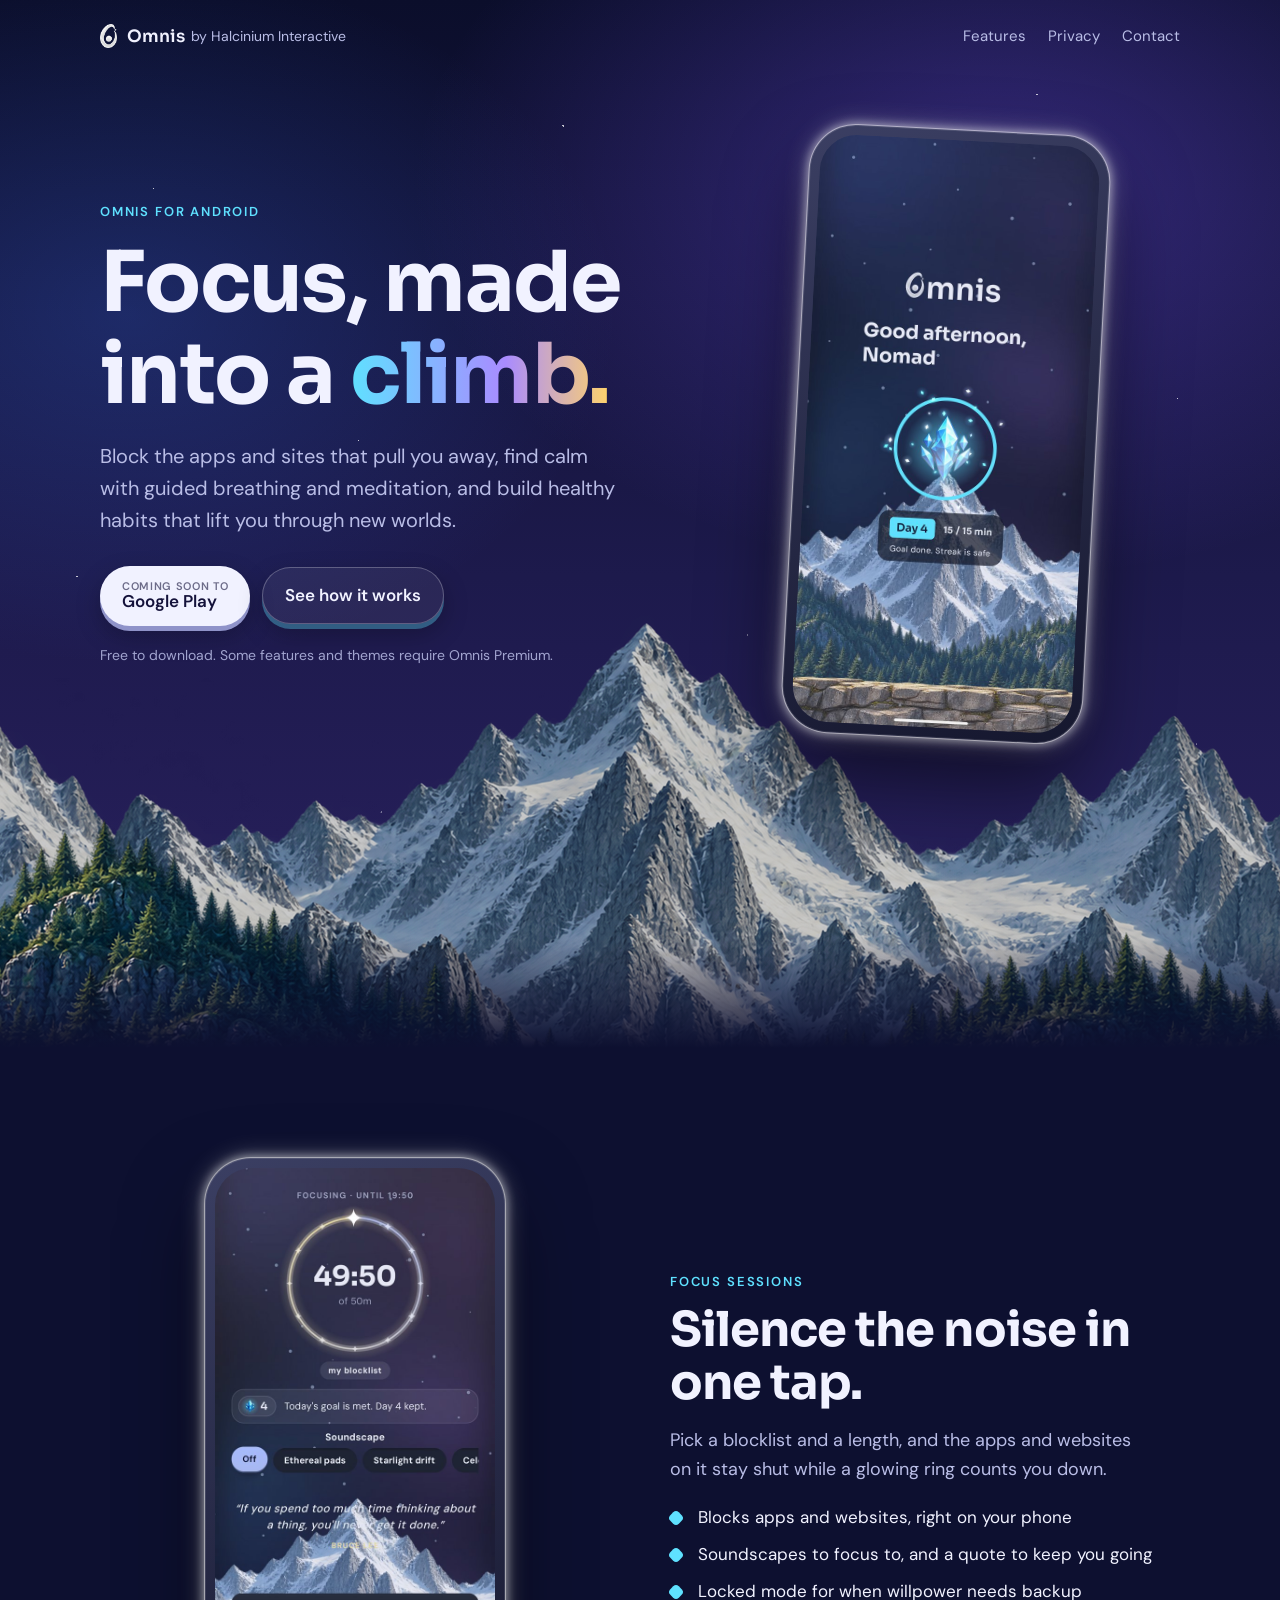
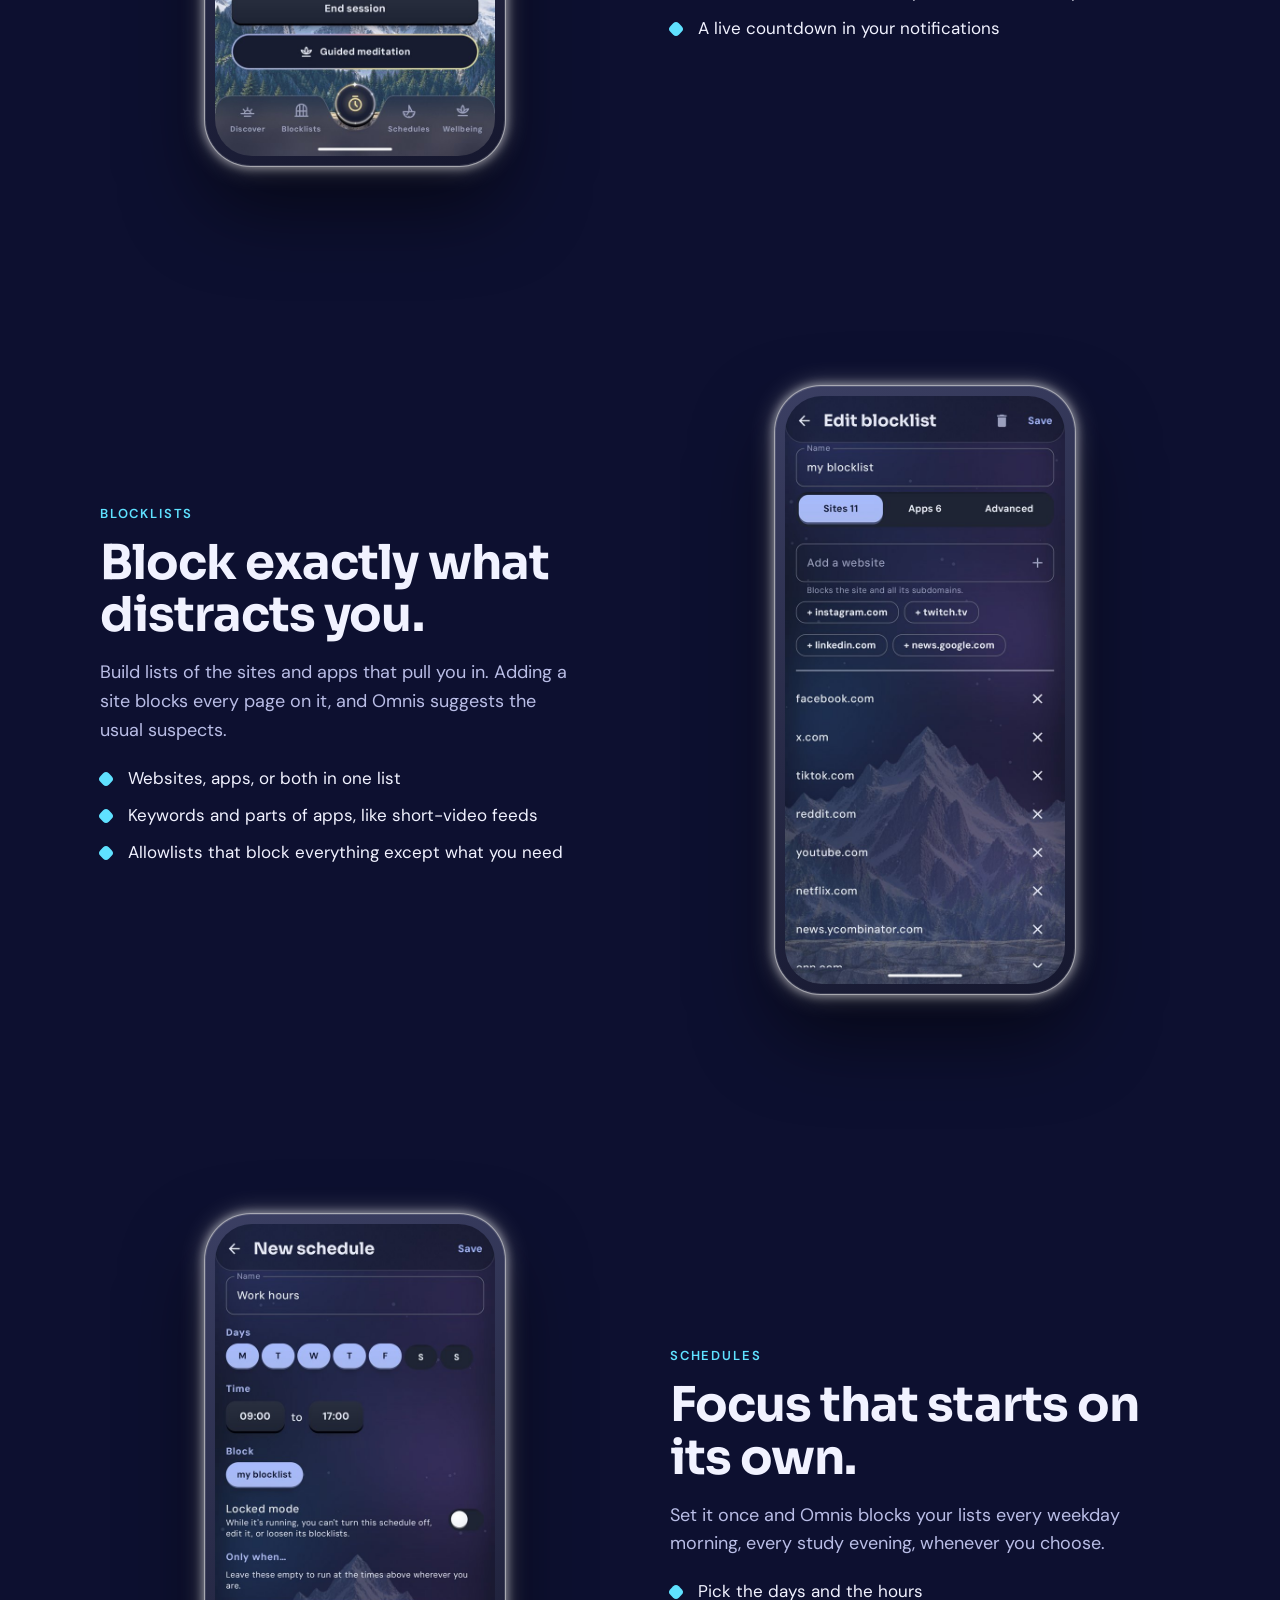
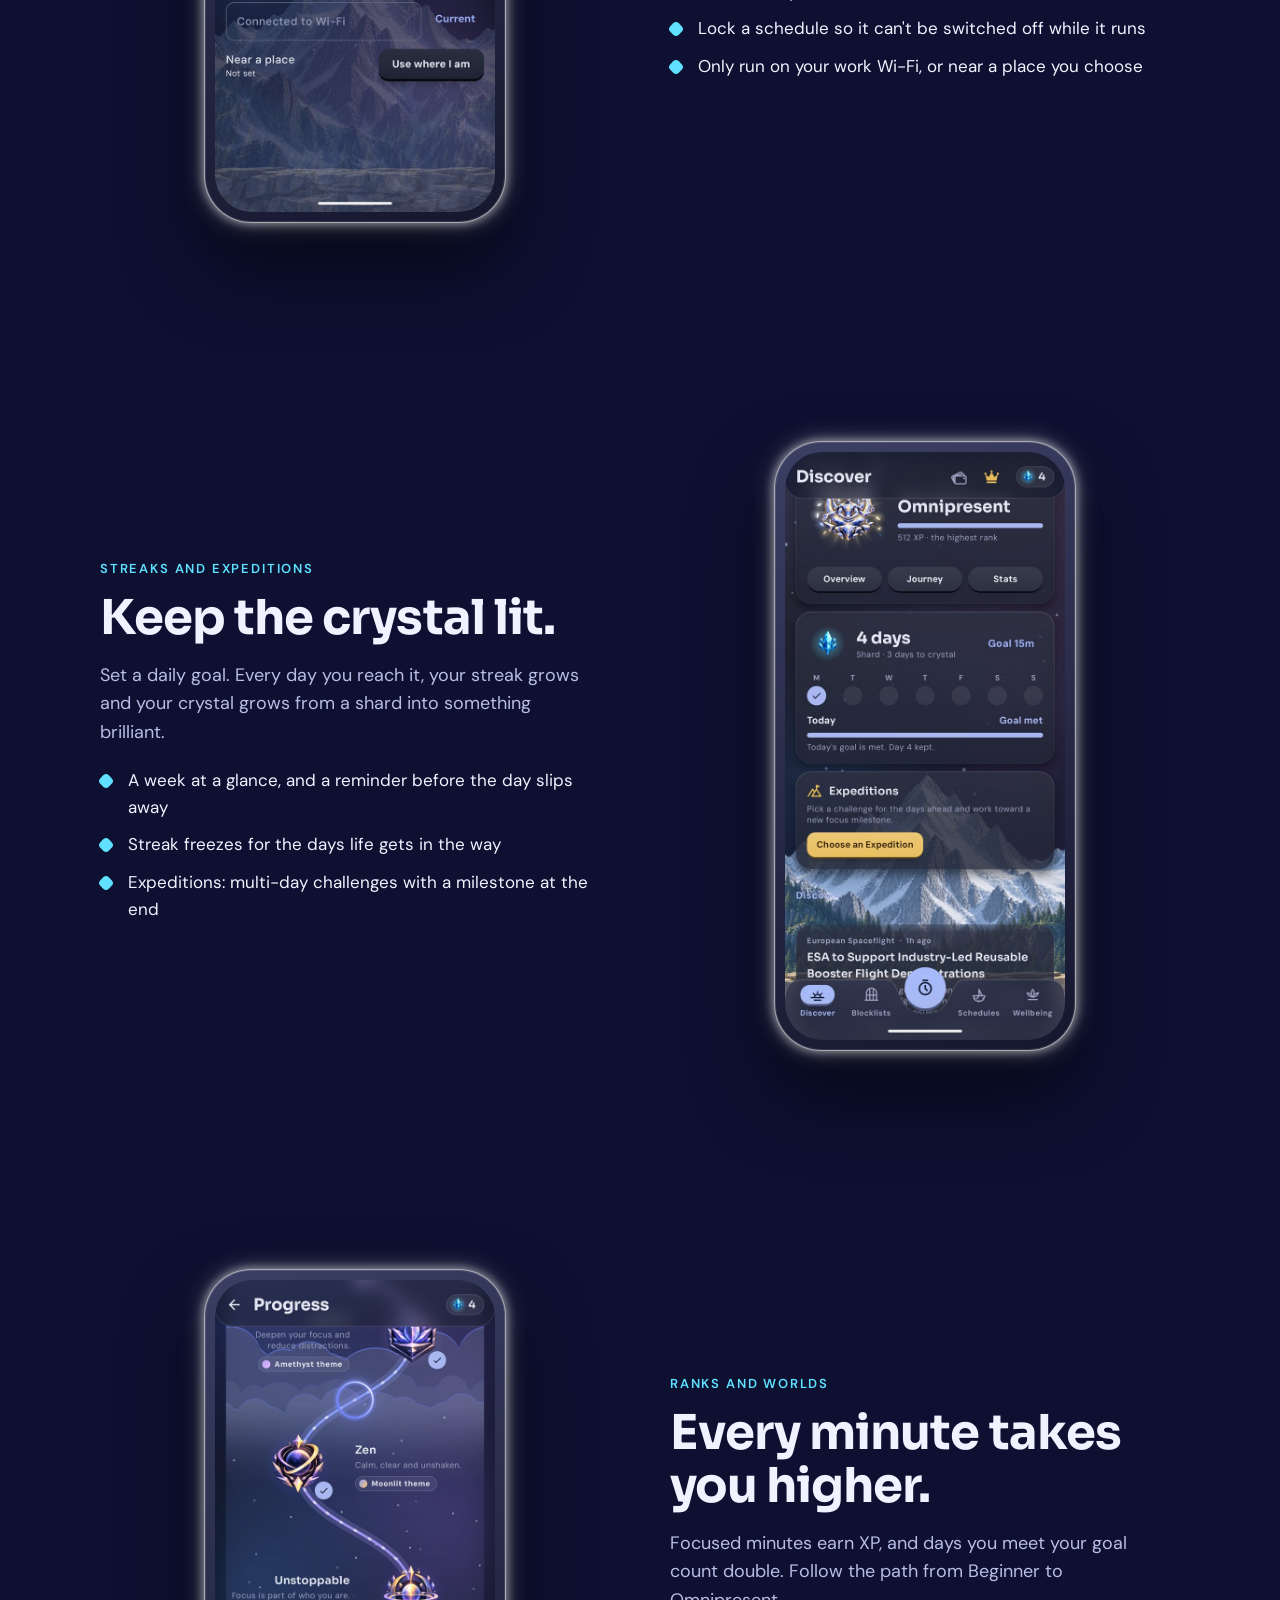
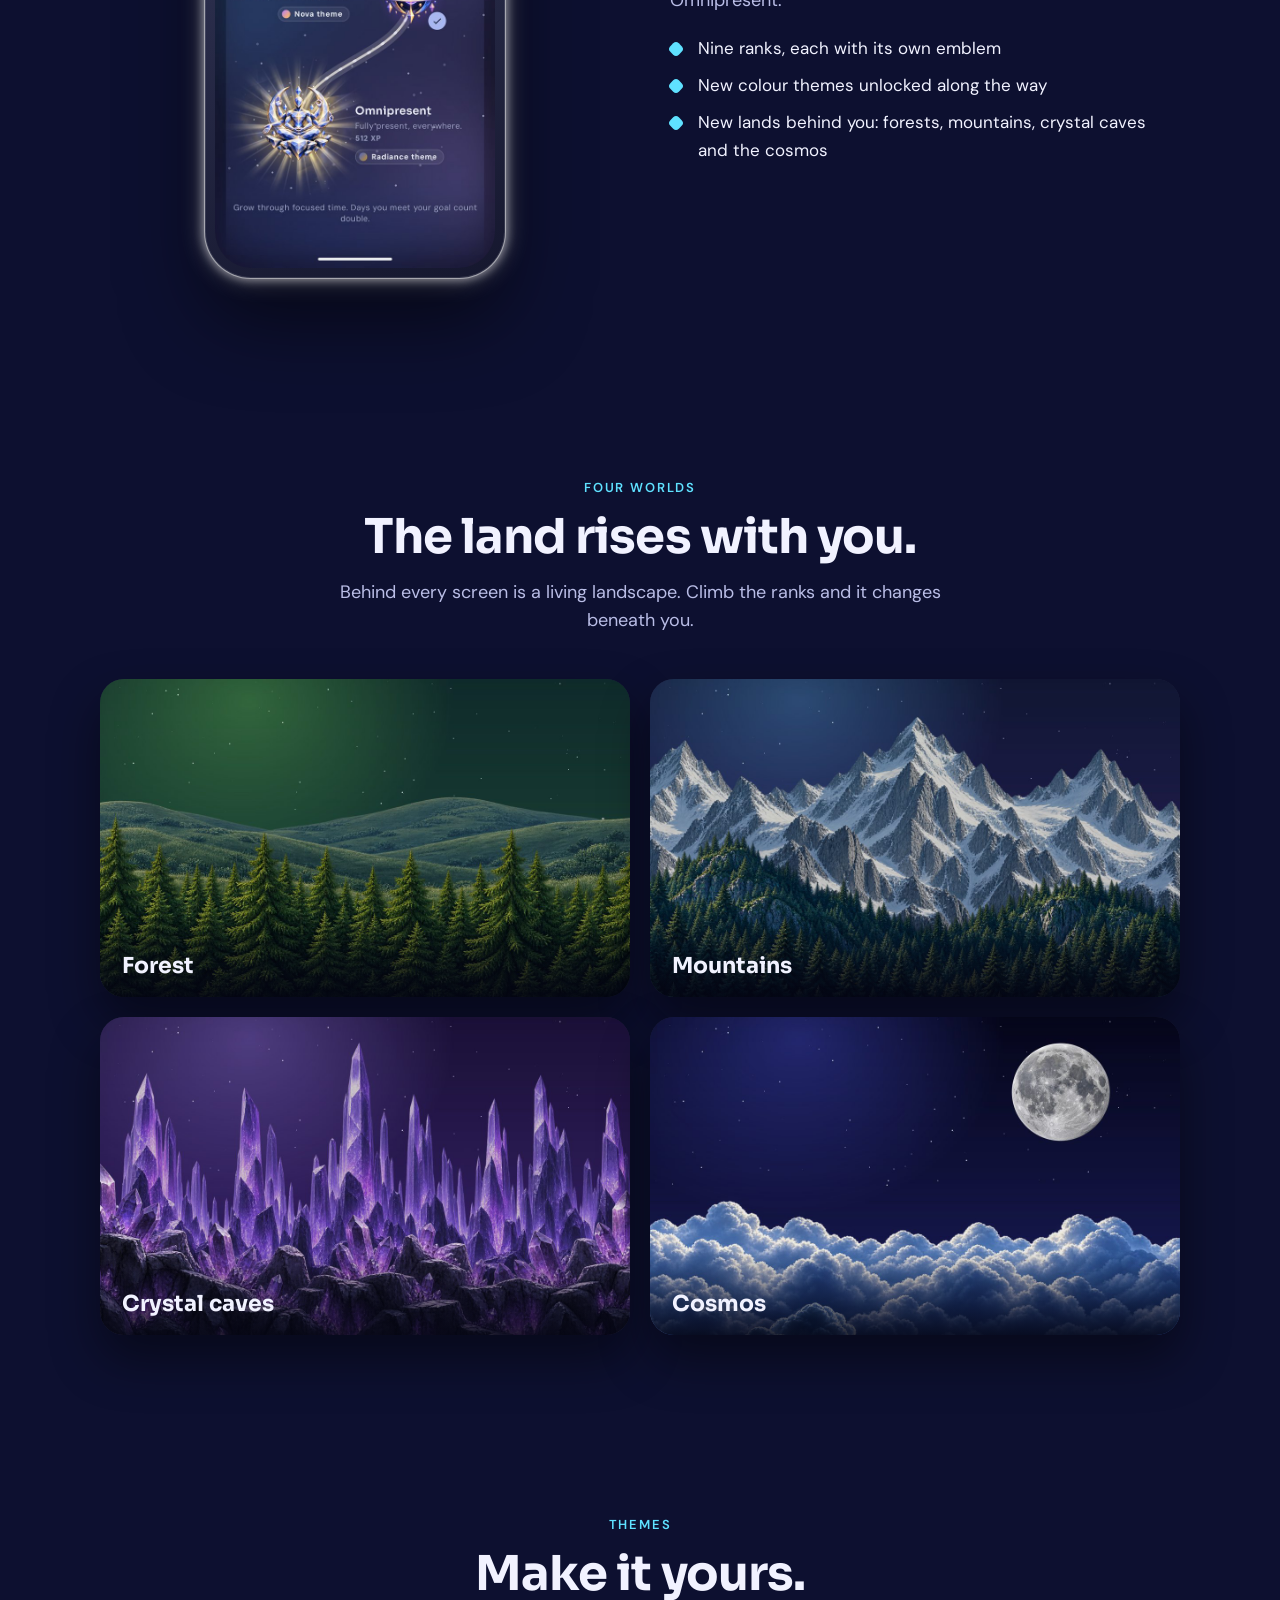
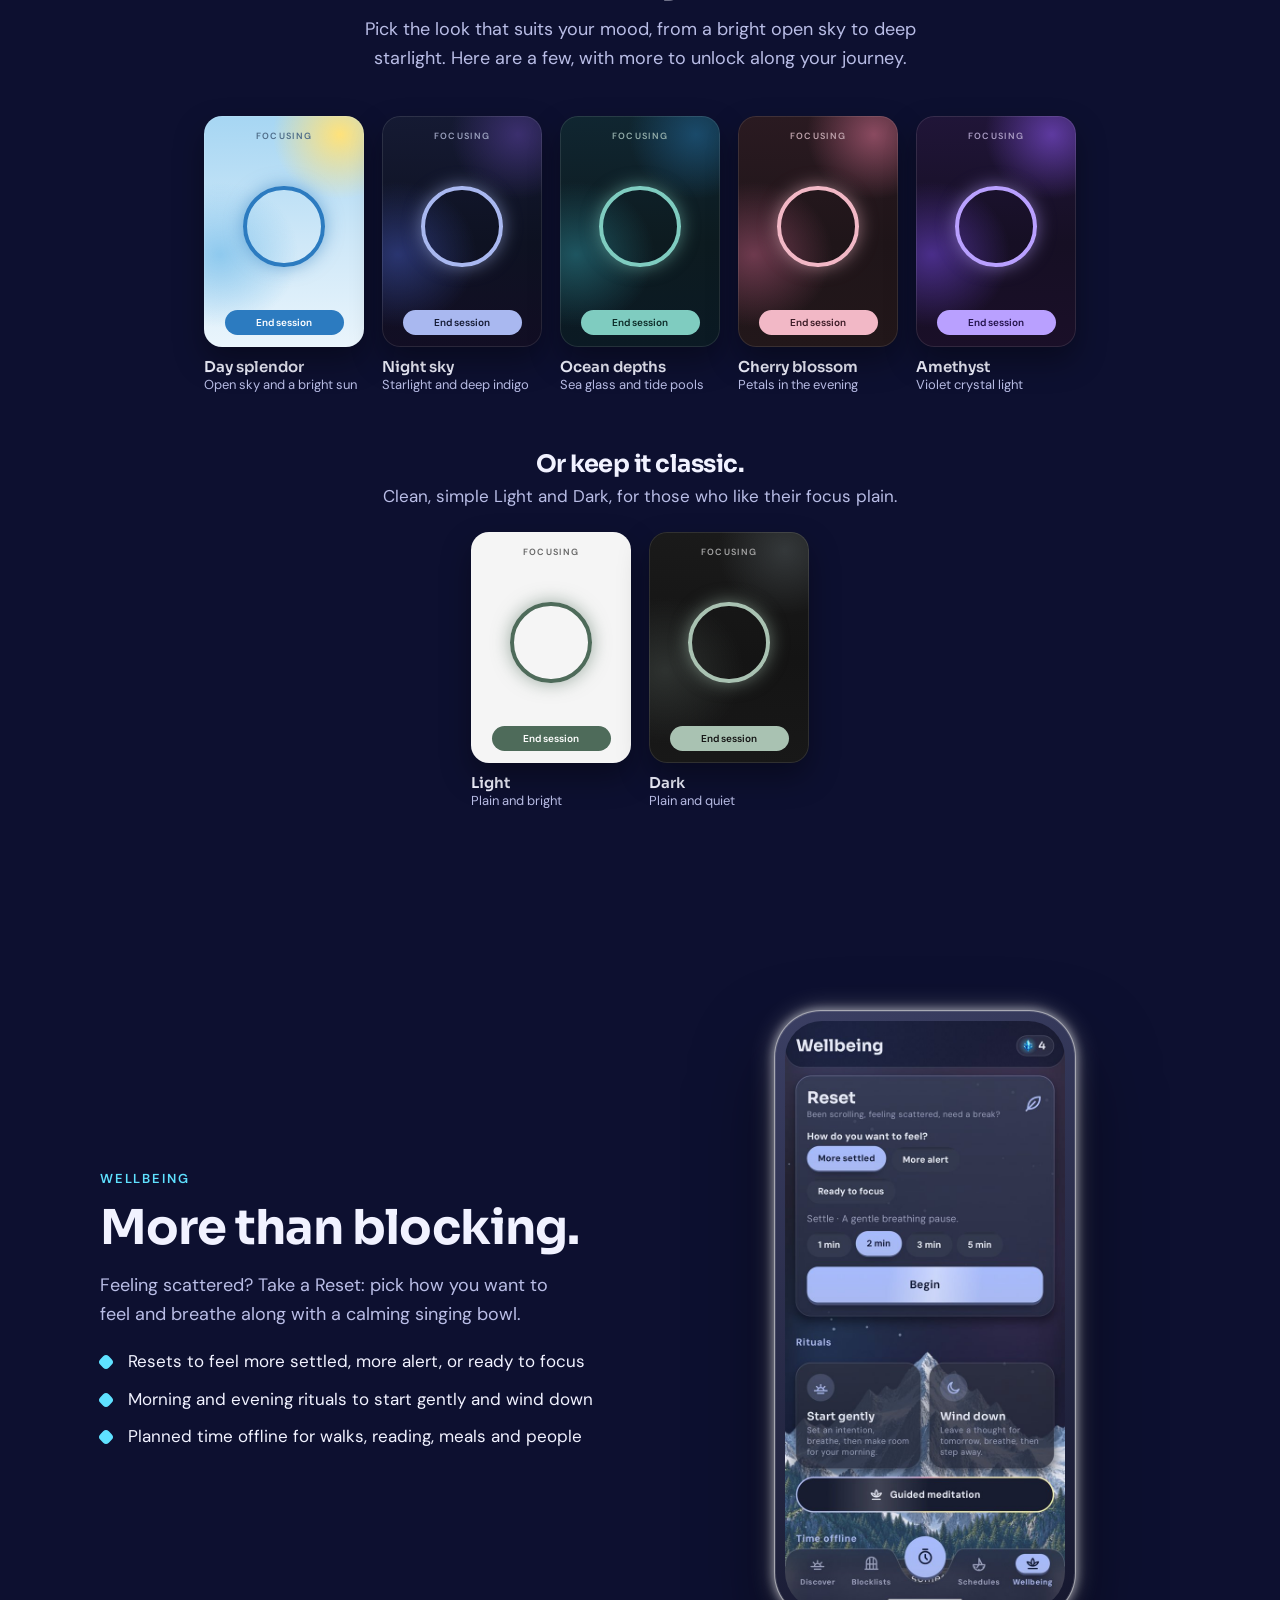
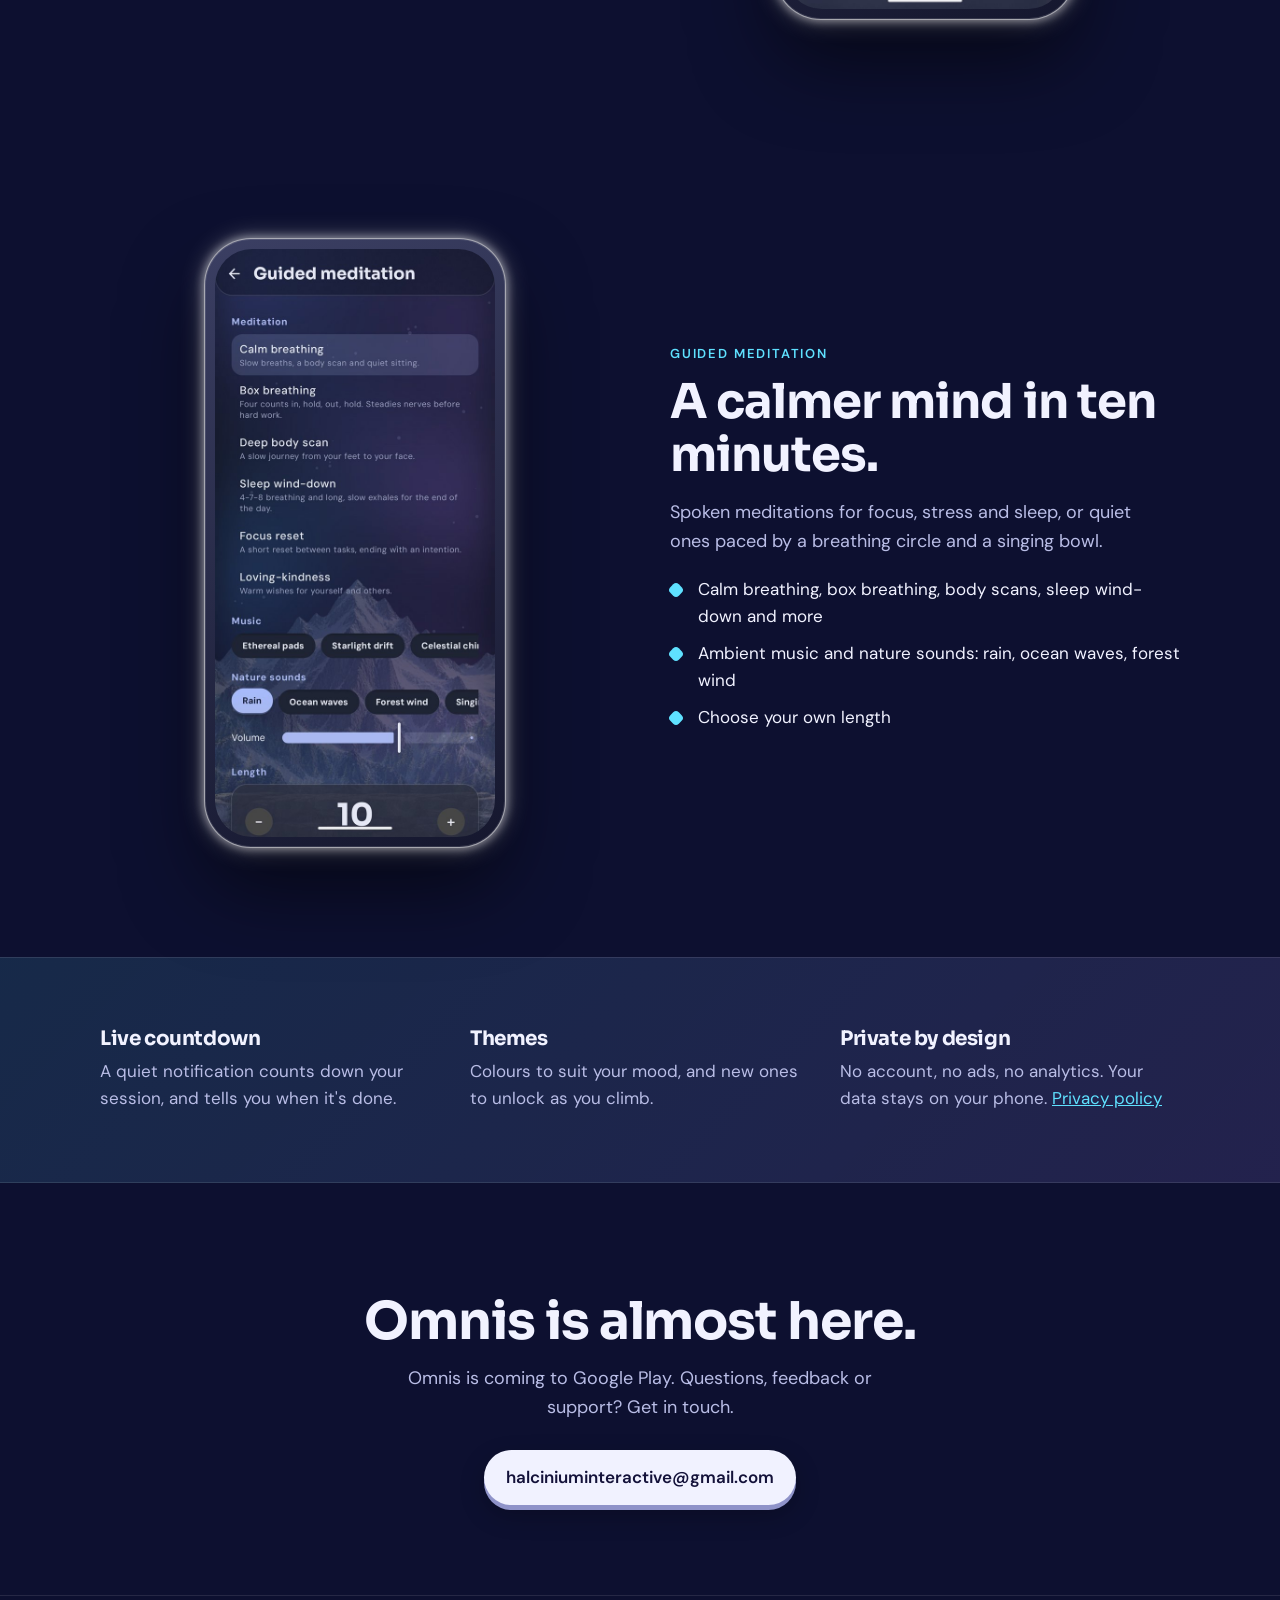
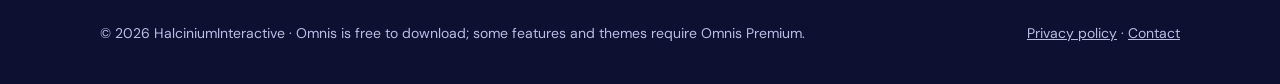
<file: index.html>
<!doctype html>
<html lang="en">
<head>
  <meta charset="utf-8">
  <meta name="viewport" content="width=device-width, initial-scale=1">
  <title>Omnis: focus, made into a climb</title>
  <meta name="description" content="Omnis is a focus and digital wellbeing app for Android by HalciniumInteractive. Block distracting apps and sites, find calm with guided breathing and meditation, and build healthy habits as you climb through new worlds.">
  <meta name="theme-color" content="#0d1030">
  <meta name="color-scheme" content="dark">
  <link rel="canonical" href="https://omnisjourney.com/">
  <link rel="icon" type="image/png" sizes="32x32" href="favicon-32.png">
  <link rel="icon" type="image/png" sizes="192x192" href="icon-192.png">
  <link rel="apple-touch-icon" href="apple-touch-icon.png">
  <meta property="og:type" content="website">
  <meta property="og:site_name" content="Omnis">
  <meta property="og:title" content="Omnis: focus, made into a climb">
  <meta property="og:description" content="Block distracting apps and sites, find calm with guided breathing and meditation, and build healthy habits as you climb through new worlds. A focus and wellbeing app for Android.">
  <meta property="og:url" content="https://omnisjourney.com/">
  <meta property="og:image" content="https://omnisjourney.com/img/og-image.jpg">
  <meta property="og:image:width" content="1200">
  <meta property="og:image:height" content="630">
  <meta property="og:image:alt" content="The Omnis logo over snowy mountains and a pine forest at night">
  <meta name="twitter:card" content="summary_large_image">
  <link rel="preconnect" href="https://fonts.googleapis.com">
  <link rel="preconnect" href="https://fonts.gstatic.com" crossorigin>
  <link href="https://fonts.googleapis.com/css2?family=DM+Sans:wght@400;600&family=Sora:wght@600;700&display=swap" rel="stylesheet">
  <link rel="stylesheet" href="style.css">
</head>
<body>
  <a class="skip" href="#main">Skip to content</a>
  <header class="top">
    <div class="wrap">
      <a class="brand" href="index.html" aria-label="Omnis by Halcinium Interactive, home"><img src="omnis-mark.png" alt="" width="17" height="24">Omnis <span class="by">by Halcinium Interactive</span></a>
      <nav aria-label="Main"><a href="#features">Features</a><a href="privacy.html">Privacy</a><a href="#contact">Contact</a></nav>
    </div>
  </header>

  <main id="main">
    <section class="hero" aria-labelledby="hero-title">
      <div class="stars" aria-hidden="true"></div>
      <div class="wrap hero-grid">
        <div>
          <div class="eyebrow">Omnis for Android</div>
          <h1 id="hero-title">Focus, made into a <span>climb.</span></h1>
          <p class="lead">Block the apps and sites that pull you away, find calm with guided breathing and meditation, and build healthy habits that lift you through new worlds.</p>
          <div class="cta">
            <a class="btn btn-primary" href="#contact" aria-label="Coming soon to Google Play. Get in touch"><span class="stack"><small>Coming soon to</small>Google Play</span></a>
            <a class="btn btn-ghost" href="#features">See how it works</a>
          </div>
          <p class="fineprint">Free to download. Some features and themes require Omnis Premium.</p>
        </div>
        <div class="phone"><img src="img/screen-welcome.jpg" width="600" height="1260" fetchpriority="high" alt="Omnis welcome screen: a glowing streak crystal above snowy mountains, Day 4, goal done"></div>
      </div>
      <div class="land" aria-hidden="true">
        <img class="far" src="img/mountains-far.png" width="1600" height="800" alt="">
        <img class="mid" src="img/mountains-mid.png" width="1600" height="800" alt="">
      </div>
    </section>

    <section class="feature" id="features">
      <div class="wrap feature-grid">
        <div class="phone"><img src="img/screen-active.jpg" width="600" height="1260" alt="A running Omnis session: a glowing ring counting down 49:50 of 50 minutes, with soundscapes and a focus quote" loading="lazy"></div>
        <div>
          <div class="eyebrow">Focus sessions</div>
          <h2>Silence the noise in one tap.</h2>
          <p>Pick a blocklist and a length, and the apps and websites on it stay shut while a glowing ring counts you down.</p>
          <ul class="ticks">
            <li>Blocks apps and websites, right on your phone</li>
            <li>Soundscapes to focus to, and a quote to keep you going</li>
            <li>Locked mode for when willpower needs backup</li>
            <li>A live countdown in your notifications</li>
          </ul>
        </div>
      </div>
    </section>

    <section class="feature">
      <div class="wrap feature-grid flip">
        <div class="phone"><img src="img/screen-blocklist.jpg" width="600" height="1260" alt="Editing a blocklist: sites, apps and advanced options, with suggested sites to add" loading="lazy"></div>
        <div>
          <div class="eyebrow">Blocklists</div>
          <h2>Block exactly what distracts you.</h2>
          <p>Build lists of the sites and apps that pull you in. Adding a site blocks every page on it, and Omnis suggests the usual suspects.</p>
          <ul class="ticks">
            <li>Websites, apps, or both in one list</li>
            <li>Keywords and parts of apps, like short-video feeds</li>
            <li>Allowlists that block everything except what you need</li>
          </ul>
        </div>
      </div>
    </section>

    <section class="feature">
      <div class="wrap feature-grid">
        <div class="phone"><img src="img/screen-schedule.jpg" width="600" height="1260" alt="A new schedule: work hours, Monday to Friday, 09:00 to 17:00" loading="lazy"></div>
        <div>
          <div class="eyebrow">Schedules</div>
          <h2>Focus that starts on its own.</h2>
          <p>Set it once and Omnis blocks your lists every weekday morning, every study evening, whenever you choose.</p>
          <ul class="ticks">
            <li>Pick the days and the hours</li>
            <li>Lock a schedule so it can't be switched off while it runs</li>
            <li>Only run on your work Wi-Fi, or near a place you choose</li>
          </ul>
        </div>
      </div>
    </section>

    <section class="feature">
      <div class="wrap feature-grid flip">
        <div class="phone"><img src="img/screen-streak.jpg" width="600" height="1260" alt="Discover tab: your rank, a 4-day streak with today's goal met, and Expeditions" loading="lazy"></div>
        <div>
          <div class="eyebrow">Streaks and expeditions</div>
          <h2>Keep the crystal lit.</h2>
          <p>Set a daily goal. Every day you reach it, your streak grows and your crystal grows from a shard into something brilliant.</p>
          <ul class="ticks">
            <li>A week at a glance, and a reminder before the day slips away</li>
            <li>Streak freezes for the days life gets in the way</li>
            <li>Expeditions: multi-day challenges with a milestone at the end</li>
          </ul>
        </div>
      </div>
    </section>

    <section class="feature">
      <div class="wrap feature-grid">
        <div class="phone"><img src="img/screen-journey.jpg" width="600" height="1260" alt="The Journey map: a winding path through rank emblems from Zen to Omnipresent" loading="lazy"></div>
        <div>
          <div class="eyebrow">Ranks and worlds</div>
          <h2>Every minute takes you higher.</h2>
          <p>Focused minutes earn XP, and days you meet your goal count double. Follow the path from Beginner to Omnipresent.</p>
          <ul class="ticks">
            <li>Nine ranks, each with its own emblem</li>
            <li>New colour themes unlocked along the way</li>
            <li>New lands behind you: forests, mountains, crystal caves and the cosmos</li>
          </ul>
        </div>
      </div>
    </section>

    <section class="gallery" id="worlds">
      <div class="wrap">
        <div class="gallery-head">
          <div class="eyebrow">Four worlds</div>
          <h2>The land rises with you.</h2>
          <p>Behind every screen is a living landscape. Climb the ranks and it changes beneath you.</p>
        </div>
        <div class="worlds" role="list">
          <figure class="world" role="listitem"><img src="img/world-forest.jpg" width="1200" height="720" alt="Forest: rolling green hills and pine trees under a starry sky" loading="lazy"><figcaption><strong>Forest</strong></figcaption></figure>
          <figure class="world" role="listitem"><img src="img/world-mountains.jpg" width="1200" height="720" alt="Mountains: snowy peaks above a pine forest at night" loading="lazy"><figcaption><strong>Mountains</strong></figcaption></figure>
          <figure class="world" role="listitem"><img src="img/world-crystal.jpg" width="1200" height="720" alt="Crystal caves: towering violet crystals rising from dark rock" loading="lazy"><figcaption><strong>Crystal caves</strong></figcaption></figure>
          <figure class="world" role="listitem"><img src="img/world-cosmos.jpg" width="1200" height="720" alt="Cosmos: a full moon over a sea of clouds" loading="lazy"><figcaption><strong>Cosmos</strong></figcaption></figure>
        </div>
      </div>
    </section>

    <section class="gallery" id="themes">
      <div class="wrap">
        <div class="gallery-head">
          <div class="eyebrow">Themes</div>
          <h2>Make it yours.</h2>
          <p>Pick the look that suits your mood, from a bright open sky to deep starlight. Here are a few, with more to unlock along your journey.</p>
        </div>

        <div class="themes" role="list">
          <div class="theme" role="listitem" style="--g1:#A6D6F3;--g2:#CFE8F8;--g3:#EAF5FC;--glow1:#FFE27A;--glow2:#8EC9EE;--a:#2C7BC0;--on:#FFFFFF;--ink:#12283C;--mut:#4F6D88"><div class="theme-screen" aria-hidden="true"><b>Focusing</b><i></i><em>End session</em></div><strong>Day splendor</strong><span>Open sky and a bright sun</span></div>
          <div class="theme" role="listitem" style="--g1:#151A33;--g2:#0E1222;--g3:#120E24;--glow1:#3B2F6E;--glow2:#2A3570;--a:#A9B8F0;--on:#141A33;--ink:#E6E9F5;--mut:#9AA0BD"><div class="theme-screen" aria-hidden="true"><b>Focusing</b><i></i><em>End session</em></div><strong>Night sky</strong><span>Starlight and deep indigo</span></div>
          <div class="theme" role="listitem" style="--g1:#102631;--g2:#0D1B20;--g3:#0B1A24;--glow1:#1A4A6A;--glow2:#1E5560;--a:#7FCCC0;--on:#0C2A26;--ink:#E2F0EE;--mut:#93ADAA"><div class="theme-screen" aria-hidden="true"><b>Focusing</b><i></i><em>End session</em></div><strong>Ocean depths</strong><span>Sea glass and tide pools</span></div>
          <div class="theme" role="listitem" style="--g1:#2A1A21;--g2:#1F1519;--g3:#22171A;--glow1:#8A4A60;--glow2:#6E3A4E;--a:#F2B8C6;--on:#3A1A24;--ink:#F6E8EC;--mut:#BFA3AC"><div class="theme-screen" aria-hidden="true"><b>Focusing</b><i></i><em>End session</em></div><strong>Cherry blossom</strong><span>Petals in the evening</span></div>
          <div class="theme" role="listitem" style="--g1:#201538;--g2:#160F24;--g3:#1A0F28;--glow1:#5E3AA0;--glow2:#4A2E8A;--a:#B9A0FF;--on:#22124A;--ink:#EEE6FA;--mut:#AA9CC4"><div class="theme-screen" aria-hidden="true"><b>Focusing</b><i></i><em>End session</em></div><strong>Amethyst</strong><span>Violet crystal light</span></div>
        </div>

        <div class="classic-head">
          <h3>Or keep it classic.</h3>
          <p>Clean, simple Light and Dark, for those who like their focus plain.</p>
        </div>
        <div class="themes" role="list">
          <div class="theme" role="listitem" style="--g1:#F5F5F5;--g2:#F5F5F5;--g3:#F5F5F5;--glow1:transparent;--glow2:transparent;--a:#4E6B5A;--on:#FFFFFF;--ink:#1A1A1A;--mut:#666666"><div class="theme-screen" aria-hidden="true"><b>Focusing</b><i></i><em>End session</em></div><strong>Light</strong><span>Plain and bright</span></div>
          <div class="theme" role="listitem" style="--g1:#1A1A1A;--g2:#141414;--g3:#181818;--glow1:#34383A;--glow2:#2E3230;--a:#A9C2B2;--on:#141414;--ink:#EDEDED;--mut:#A3A3A3"><div class="theme-screen" aria-hidden="true"><b>Focusing</b><i></i><em>End session</em></div><strong>Dark</strong><span>Plain and quiet</span></div>
        </div>
      </div>
    </section>

    <section class="feature">
      <div class="wrap feature-grid flip">
        <div class="phone"><img src="img/screen-wellbeing.jpg" width="600" height="1260" alt="Wellbeing tab: a Reset with breathing options, and morning and evening rituals" loading="lazy"></div>
        <div>
          <div class="eyebrow">Wellbeing</div>
          <h2>More than blocking.</h2>
          <p>Feeling scattered? Take a Reset: pick how you want to feel and breathe along with a calming singing bowl.</p>
          <ul class="ticks">
            <li>Resets to feel more settled, more alert, or ready to focus</li>
            <li>Morning and evening rituals to start gently and wind down</li>
            <li>Planned time offline for walks, reading, meals and people</li>
          </ul>
        </div>
      </div>
    </section>

    <section class="feature">
      <div class="wrap feature-grid">
        <div class="phone"><img src="img/screen-meditation.jpg" width="600" height="1260" alt="Guided meditation: six meditations, music and nature sounds" loading="lazy"></div>
        <div>
          <div class="eyebrow">Guided meditation</div>
          <h2>A calmer mind in ten minutes.</h2>
          <p>Spoken meditations for focus, stress and sleep, or quiet ones paced by a breathing circle and a singing bowl.</p>
          <ul class="ticks">
            <li>Calm breathing, box breathing, body scans, sleep wind-down and more</li>
            <li>Ambient music and nature sounds: rain, ocean waves, forest wind</li>
            <li>Choose your own length</li>
          </ul>
        </div>
      </div>
    </section>

    <section class="band" aria-labelledby="more-title">
      <h2 id="more-title" class="sr-only">More in Omnis</h2>
      <div class="wrap">
        <div><h3>Live countdown</h3><p>A quiet notification counts down your session, and tells you when it's done.</p></div>
        <div><h3>Themes</h3><p>Colours to suit your mood, and new ones to unlock as you climb.</p></div>
        <div><h3>Private by design</h3><p>No account, no ads, no analytics. Your data stays on your phone. <a href="privacy.html">Privacy policy</a></p></div>
      </div>
    </section>

    <section class="closing" id="contact">
      <h2>Omnis is almost here.</h2>
      <p>Omnis is coming to Google Play. Questions, feedback or support? Get in touch.</p>
      <div class="cta"><a class="btn btn-primary" href="mailto:halciniuminteractive@gmail.com">halciniuminteractive@gmail.com</a></div>
    </section>
  </main>

  <footer>
    <div class="wrap">
      <span>© 2026 HalciniumInteractive · Omnis is free to download; some features and themes require Omnis Premium.</span>
      <span><a href="privacy.html">Privacy policy</a> · <a href="mailto:halciniuminteractive@gmail.com">Contact</a></span>
    </div>
  </footer>
  <script src="reveal.js"></script>
</body>
</html>
</file>
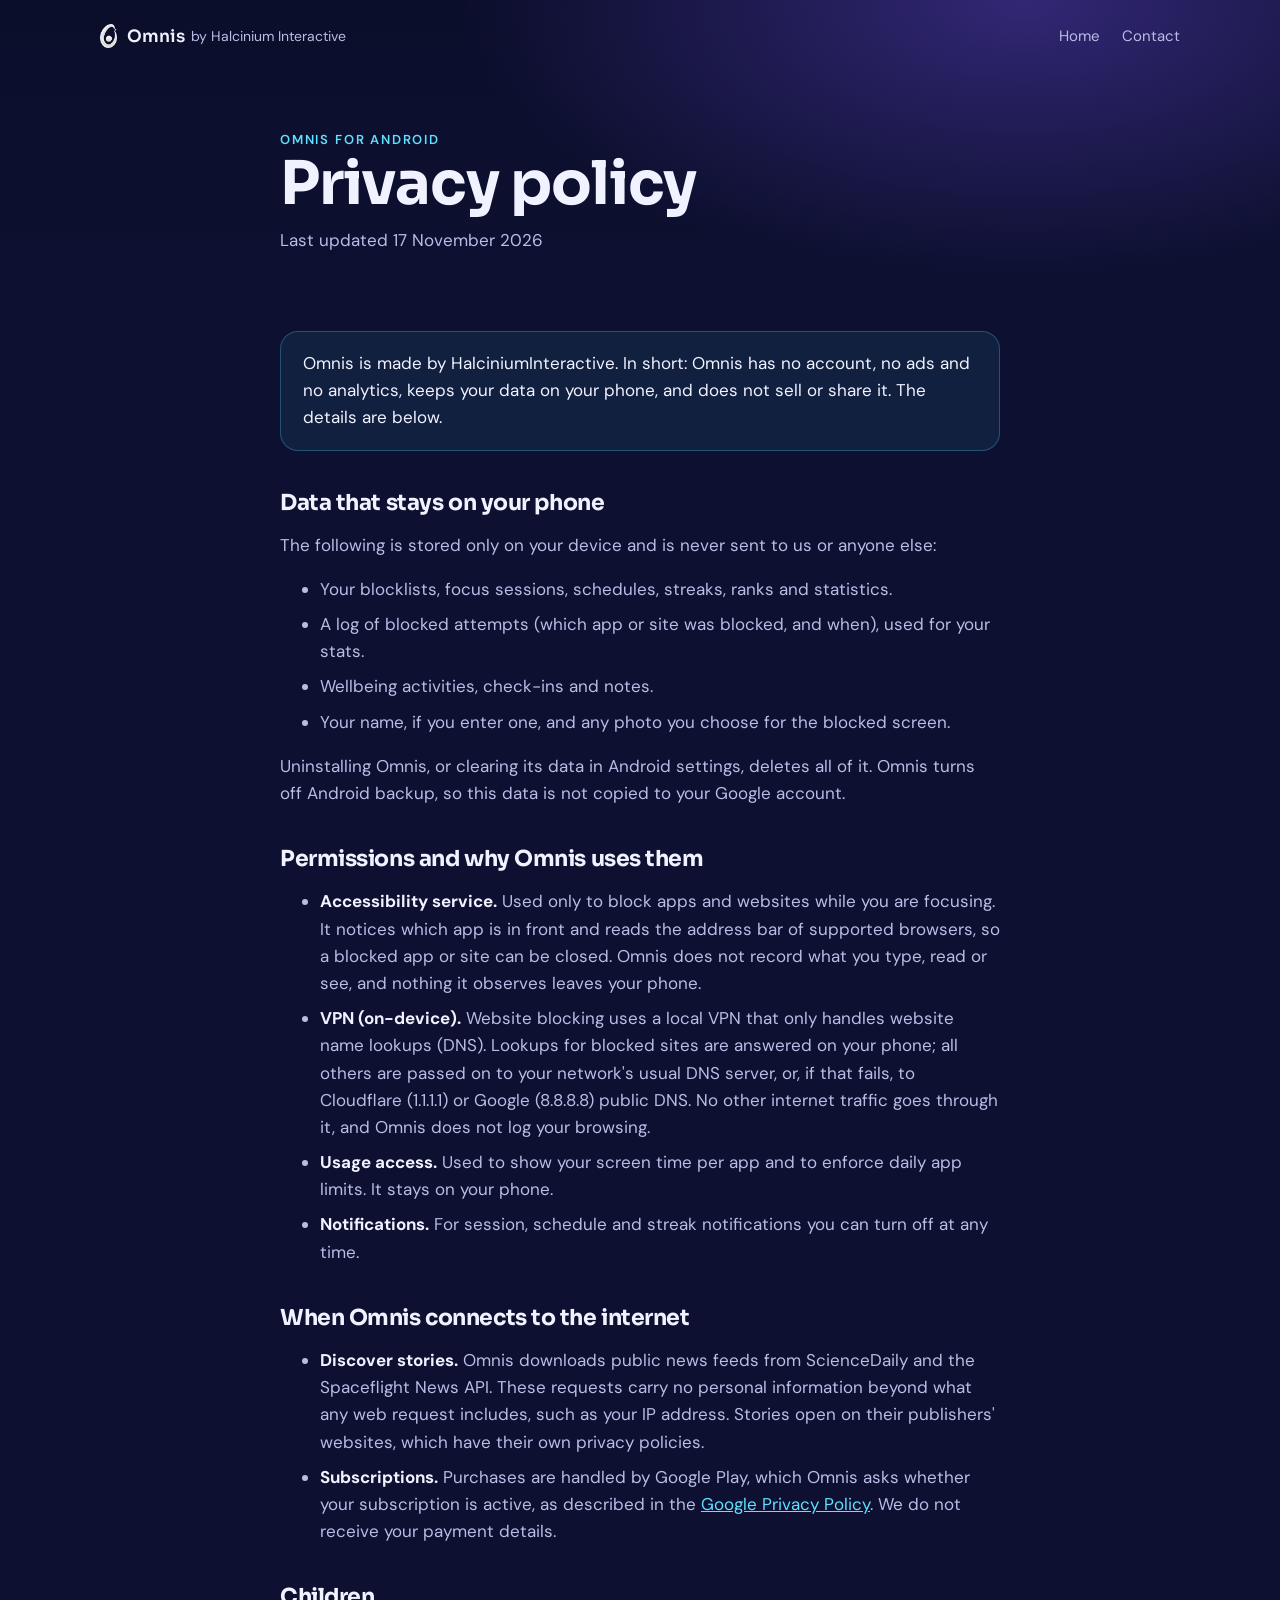
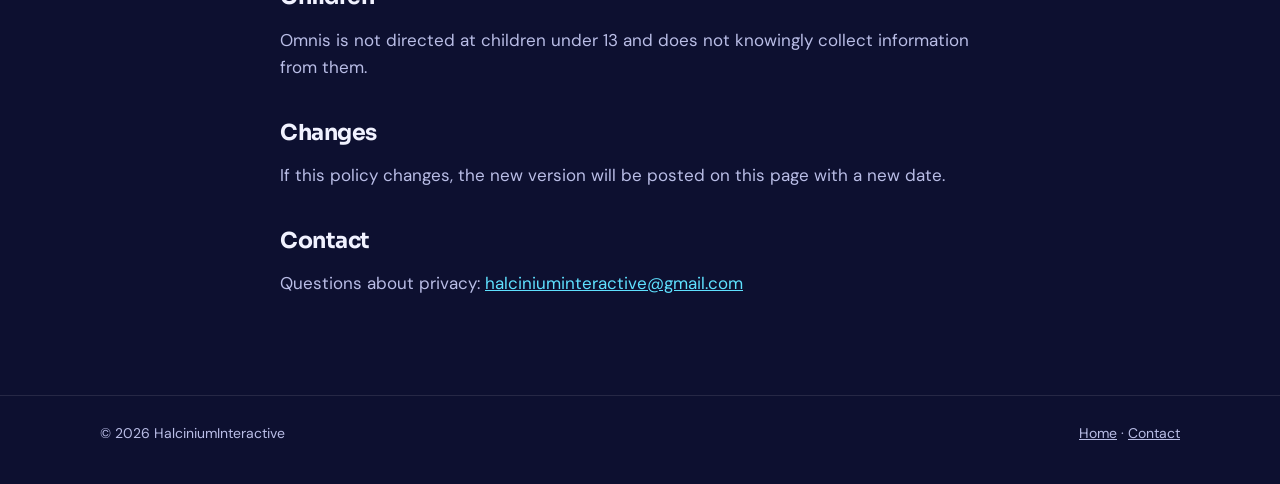
<file: privacy.html>
<!doctype html>
<html lang="en">
<head>
  <meta charset="utf-8">
  <meta name="viewport" content="width=device-width, initial-scale=1">
  <title>Omnis Privacy Policy</title>
  <meta name="description" content="How the Omnis Android app handles your data.">
  <meta name="theme-color" content="#0d1030">
  <meta name="color-scheme" content="dark">
  <link rel="canonical" href="https://omnisjourney.com/privacy.html">
  <link rel="icon" type="image/png" sizes="32x32" href="favicon-32.png">
  <link rel="icon" type="image/png" sizes="192x192" href="icon-192.png">
  <link rel="apple-touch-icon" href="apple-touch-icon.png">
  <meta property="og:type" content="article">
  <meta property="og:site_name" content="Omnis">
  <meta property="og:title" content="Omnis Privacy Policy">
  <meta property="og:description" content="How the Omnis Android app handles your data: no account, no ads, no analytics, and your data stays on your phone.">
  <meta property="og:url" content="https://omnisjourney.com/privacy.html">
  <meta property="og:image" content="https://omnisjourney.com/img/og-image.jpg">
  <meta name="twitter:card" content="summary_large_image">
  <link rel="preconnect" href="https://fonts.googleapis.com">
  <link rel="preconnect" href="https://fonts.gstatic.com" crossorigin>
  <link href="https://fonts.googleapis.com/css2?family=DM+Sans:wght@400;600&family=Sora:wght@600;700&display=swap" rel="stylesheet">
  <link rel="stylesheet" href="style.css">
</head>
<body>
  <a class="skip" href="#main">Skip to content</a>
  <header class="top">
    <div class="wrap">
      <a class="brand" href="index.html" aria-label="Omnis by Halcinium Interactive, home"><img src="omnis-mark.png" alt="" width="17" height="24">Omnis <span class="by">by Halcinium Interactive</span></a>
      <nav aria-label="Main"><a href="index.html">Home</a><a href="index.html#contact">Contact</a></nav>
    </div>
  </header>

  <main id="main">
  <div class="doc-head">
    <div class="wrap">
      <div class="eyebrow">Omnis for Android</div>
      <h1>Privacy policy</h1>
      <p>Last updated 17 November 2026</p>
    </div>
  </div>

    <div class="doc">
      <p class="summary">Omnis is made by HalciniumInteractive. In short: Omnis has no account, no ads and no analytics, keeps your data on your phone, and does not sell or share it. The details are below.</p>

      <h2>Data that stays on your phone</h2>
      <p>The following is stored only on your device and is never sent to us or anyone else:</p>
      <ul>
        <li>Your blocklists, focus sessions, schedules, streaks, ranks and statistics.</li>
        <li>A log of blocked attempts (which app or site was blocked, and when), used for your stats.</li>
        <li>Wellbeing activities, check-ins and notes.</li>
        <li>Your name, if you enter one, and any photo you choose for the blocked screen.</li>
      </ul>
      <p>Uninstalling Omnis, or clearing its data in Android settings, deletes all of it. Omnis turns off Android backup, so this data is not copied to your Google account.</p>

      <h2>Permissions and why Omnis uses them</h2>
      <ul>
        <li><strong>Accessibility service.</strong> Used only to block apps and websites while you are focusing. It notices which app is in front and reads the address bar of supported browsers, so a blocked app or site can be closed. Omnis does not record what you type, read or see, and nothing it observes leaves your phone.</li>
        <li><strong>VPN (on-device).</strong> Website blocking uses a local VPN that only handles website name lookups (DNS). Lookups for blocked sites are answered on your phone; all others are passed on to your network's usual DNS server, or, if that fails, to Cloudflare (1.1.1.1) or Google (8.8.8.8) public DNS. No other internet traffic goes through it, and Omnis does not log your browsing.</li>
        <li><strong>Usage access.</strong> Used to show your screen time per app and to enforce daily app limits. It stays on your phone.</li>
        <li><strong>Notifications.</strong> For session, schedule and streak notifications you can turn off at any time.</li>
      </ul>

      <h2>When Omnis connects to the internet</h2>
      <ul>
        <li><strong>Discover stories.</strong> Omnis downloads public news feeds from ScienceDaily and the Spaceflight News API. These requests carry no personal information beyond what any web request includes, such as your IP address. Stories open on their publishers' websites, which have their own privacy policies.</li>
        <li><strong>Subscriptions.</strong> Purchases are handled by Google Play, which Omnis asks whether your subscription is active, as described in the <a href="https://policies.google.com/privacy">Google Privacy Policy</a>. We do not receive your payment details.</li>
      </ul>

      <h2>Children</h2>
      <p>Omnis is not directed at children under 13 and does not knowingly collect information from them.</p>

      <h2>Changes</h2>
      <p>If this policy changes, the new version will be posted on this page with a new date.</p>

      <h2>Contact</h2>
      <p>Questions about privacy: <a href="mailto:halciniuminteractive@gmail.com">halciniuminteractive@gmail.com</a></p>
    </div>
  </main>

  <footer>
    <div class="wrap">
      <span>© 2026 HalciniumInteractive</span>
      <span><a href="index.html">Home</a> · <a href="mailto:halciniuminteractive@gmail.com">Contact</a></span>
    </div>
  </footer>
</body>
</html>
</file>
<file: style.css>
:root {
  --night: #0d1030;
  --ink: #f1f2ff;
  --muted: #b9bde6;
  --cyan: #5fe1ff;
  --gold: #ffd36b;
  --line: rgba(255, 255, 255, 0.1);
}

* { box-sizing: border-box; }
html { -webkit-text-size-adjust: 100%; scroll-behavior: smooth; }
body {
  margin: 0;
  background: var(--night);
  color: var(--ink);
  font: 17px/1.6 "DM Sans", system-ui, -apple-system, "Segoe UI", sans-serif;
  overflow-x: hidden;
}
img { display: block; max-width: 100%; height: auto; }

/* Keyboard users can jump straight past the header; it appears only when focused. */
.skip {
  position: absolute; left: 16px; top: -60px; z-index: 100;
  background: var(--ink); color: #14123a; padding: 10px 16px; border-radius: 10px; font-weight: 600; text-decoration: none;
  transition: top 0.15s ease;
}
.skip:focus { top: 12px; }
/* Text for screen readers only. */
.sr-only { position: absolute; width: 1px; height: 1px; padding: 0; margin: -1px; overflow: hidden; clip: rect(0 0 0 0); white-space: nowrap; border: 0; }
/* A clear focus ring on every link and button when navigating by keyboard. */
a:focus-visible { outline: 3px solid var(--cyan); outline-offset: 3px; border-radius: 6px; }
@media (prefers-reduced-motion: reduce) { html { scroll-behavior: auto; } }
/* Windows high-contrast mode drops backgrounds, so the gradient word needs a real colour there. */
@media (forced-colors: active) {
  .hero h1 span { background: none; color: CanvasText; -webkit-text-fill-color: CanvasText; }
  .btn { border: 1px solid ButtonText; }
}
a { color: var(--cyan); }
h1, h2, h3 { font-family: "Sora", sans-serif; line-height: 1.1; letter-spacing: -0.02em; margin: 0; }

.wrap { max-width: 1120px; margin: 0 auto; padding: 0 20px; }

/* Header */
.top { position: absolute; inset: 0 0 auto; z-index: 5; }
.top .wrap { display: flex; align-items: center; justify-content: space-between; height: 72px; }
.brand { display: flex; align-items: center; gap: 10px; color: var(--ink); text-decoration: none; font: 600 17px "Sora", sans-serif; }
.brand img { height: 24px; }
.brand .by { font: 400 14px "DM Sans", sans-serif; color: var(--muted); margin-left: -4px; }
.top nav a { color: var(--muted); text-decoration: none; margin-left: 22px; font-size: 15px; }
.top nav a:hover { color: var(--ink); }

/* Hero: the app's night sky and mountains */
.hero {
  position: relative;
  padding: 130px 0 0;
  background:
    radial-gradient(900px 600px at 78% 18%, rgba(122, 86, 255, 0.35), transparent 65%),
    radial-gradient(700px 500px at 10% 30%, rgba(60, 120, 255, 0.22), transparent 70%),
    linear-gradient(180deg, #0b0e2b 0%, #1d1a4c 55%, #2a2160 100%);
  overflow: hidden;
  isolation: isolate;
}
.stars, .stars::after {
  position: absolute; inset: 0; z-index: -1; pointer-events: none;
  background-image:
    radial-gradient(1.5px 1.5px at 12% 18%, #fff 50%, transparent 51%),
    radial-gradient(1px 1px at 28% 42%, #fff 50%, transparent 51%),
    radial-gradient(2px 2px at 44% 12%, #fff 50%, transparent 51%),
    radial-gradient(1px 1px at 63% 30%, #fff 50%, transparent 51%),
    radial-gradient(1.5px 1.5px at 81% 9%, #fff 50%, transparent 51%),
    radial-gradient(1px 1px at 92% 38%, #fff 50%, transparent 51%),
    radial-gradient(1.5px 1.5px at 6% 55%, #fff 50%, transparent 51%),
    radial-gradient(1px 1px at 55% 50%, #fff 50%, transparent 51%),
    radial-gradient(2px 2px at 72% 58%, #fff 50%, transparent 51%),
    radial-gradient(1px 1px at 35% 64%, #fff 50%, transparent 51%);
  opacity: 0.75;
}
.stars::after { content: ""; transform: translate(37%, 21%) scale(1.3); opacity: 0.5; }

.hero-grid {
  display: grid; grid-template-columns: 1.1fr 0.9fr; align-items: center; gap: 40px;
  position: relative; z-index: 3;
}
.eyebrow { color: var(--cyan); font-weight: 600; letter-spacing: 0.14em; text-transform: uppercase; font-size: 13px; }
.hero h1 { font-size: clamp(44px, 7vw, 84px); margin: 14px 0 18px; }
.hero h1 span {
  background: linear-gradient(90deg, var(--cyan), #a98bff 60%, var(--gold));
  -webkit-background-clip: text; background-clip: text; color: transparent;
}
.hero p.lead { color: var(--muted); font-size: 20px; max-width: 520px; margin: 0 0 30px; }
.cta { display: flex; flex-wrap: wrap; gap: 12px; align-items: center; }
/* Buttons press like the app's gems: a raised lip that sinks under your finger, with a sheen on hover. */
.btn {
  --lip: rgba(0, 0, 0, 0.35);
  position: relative; overflow: hidden;
  display: inline-flex; align-items: center; gap: 10px;
  padding: 14px 22px; border-radius: 999px; font-weight: 600; text-decoration: none;
  box-shadow: 0 5px 0 var(--lip), 0 10px 24px rgba(0, 0, 0, 0.25);
  transition: transform 0.18s cubic-bezier(0.2, 0.8, 0.3, 1.4), box-shadow 0.18s ease, background-color 0.2s ease;
  -webkit-tap-highlight-color: transparent;
}
.btn::after {
  content: ""; position: absolute; top: 0; bottom: 0; left: -60%; width: 45%;
  background: linear-gradient(100deg, transparent, rgba(255, 255, 255, 0.55), transparent);
  transform: skewX(-20deg); pointer-events: none;
}
.btn:hover { transform: translateY(-2px); box-shadow: 0 7px 0 var(--lip), 0 16px 32px rgba(0, 0, 0, 0.3); }
.btn:hover::after { left: 120%; transition: left 0.6s ease; }
.btn:active {
  transform: translateY(4px) scale(0.98);
  box-shadow: 0 1px 0 var(--lip), 0 4px 10px rgba(0, 0, 0, 0.25);
  transition-duration: 0.06s;
}
.btn:focus-visible { outline: 3px solid var(--cyan); outline-offset: 3px; }
.btn-primary { --lip: #8f93c9; background: var(--ink); color: #14123a; }
.btn-primary:hover { box-shadow: 0 7px 0 var(--lip), 0 0 0 4px rgba(95, 225, 255, 0.18), 0 16px 32px rgba(0, 0, 0, 0.3); }
.btn-ghost { --lip: rgba(95, 225, 255, 0.35); color: var(--ink); background: rgba(255, 255, 255, 0.06); border: 1px solid rgba(255, 255, 255, 0.25); }
.btn-ghost:hover { background: rgba(255, 255, 255, 0.12); }
.btn-ghost::after { background: linear-gradient(100deg, transparent, rgba(255, 255, 255, 0.18), transparent); }
@media (prefers-reduced-motion: reduce) {
  .btn, .btn::after { transition: none; }
  .btn:hover, .btn:active { transform: none; }
}
.btn small { display: block; font-size: 11px; font-weight: 600; opacity: 0.6; letter-spacing: 0.06em; text-transform: uppercase; }
.btn .stack { line-height: 1.15; }
.fineprint { color: var(--muted); font-size: 14px; margin: 18px 0 0; opacity: 0.85; }

/* Phone frame around real screenshots */
.phone {
  width: min(300px, 70vw); margin: 0 auto;
  border-radius: 46px; padding: 10px;
  background: linear-gradient(160deg, #3b3f63, #15172e);
  box-shadow: 0 40px 80px rgba(0, 0, 0, 0.55), inset 0 0 0 1px rgba(255, 255, 255, 0.12);
}
.phone img { border-radius: 37px; width: 100%; }
/* Every phone has a tight white glow hugging its edge that slowly breathes. It's its own layer, so
   it never lights up the phone's dark drop shadow. */
.phone { position: relative; }
.phone::after {
  content: ""; position: absolute; inset: 0; border-radius: inherit; pointer-events: none;
  box-shadow: 0 0 0 1px rgba(255, 255, 255, 0.4), 0 0 10px 2px rgba(255, 255, 255, 0.5), 0 0 24px 2px rgba(255, 255, 255, 0.26);
  animation: phone-glow 5s ease-in-out infinite;
}
@keyframes phone-glow { 0%, 100% { opacity: 0.6; } 50% { opacity: 1; } }
/* The hero phone hovers, rising and settling like it's floating above the mountains. */
.hero .phone { transform: rotate(3deg); animation: levitate 6s ease-in-out infinite; }
@keyframes levitate {
  0%, 100% { transform: translateY(0) rotate(3deg); box-shadow: 0 40px 80px rgba(0, 0, 0, 0.55), inset 0 0 0 1px rgba(255, 255, 255, 0.12); }
  50% { transform: translateY(-18px) rotate(2deg); box-shadow: 0 60px 90px rgba(0, 0, 0, 0.4), inset 0 0 0 1px rgba(255, 255, 255, 0.12); }
}
@media (prefers-reduced-motion: reduce) {
  .hero .phone { animation: none; }
  .phone::after { animation: none; opacity: 0.7; }
}

/* The land: far mountains behind, forest in front, fading into the page */
.land { position: relative; height: 460px; margin-top: -150px; z-index: 2; pointer-events: none; }
.land img { position: absolute; left: 50%; width: max(1600px, 115vw); max-width: none; transform: translateX(-50%); }
.land .far { top: 0; filter: brightness(0.8); }
.land .mid { top: 90px; }
.land::after {
  content: ""; position: absolute; left: 0; right: 0; bottom: 0; height: 110px;
  background: linear-gradient(180deg, transparent, var(--night));
}

/* Sections */
section.feature { padding: 110px 0; }
.feature-grid { display: grid; grid-template-columns: 1fr 1fr; gap: 60px; align-items: center; }
.feature-grid.flip > :first-child { order: 2; }
.feature h2 { font-size: clamp(32px, 4.5vw, 48px); margin: 12px 0 16px; }
.feature p { color: var(--muted); font-size: 18px; margin: 0 0 14px; max-width: 480px; }
.ticks { list-style: none; padding: 0; margin: 20px 0 0; }
.ticks li { padding-left: 28px; position: relative; margin-bottom: 10px; }
.ticks li::before { content: ""; position: absolute; left: 0; top: 8px; width: 12px; height: 12px; border-radius: 4px; background: var(--cyan); transform: rotate(45deg); }

.band {
  padding: 70px 0;
  background: linear-gradient(135deg, rgba(95, 225, 255, 0.12), rgba(169, 139, 255, 0.14));
  border-top: 1px solid var(--line); border-bottom: 1px solid var(--line);
}
.band .wrap { display: grid; grid-template-columns: repeat(3, 1fr); gap: 30px; }
.band h3 { font-size: 20px; margin-bottom: 8px; }
.band p { color: var(--muted); margin: 0; }

.closing { text-align: center; padding: 110px 0 90px; }
.closing h2 { font-size: clamp(32px, 5vw, 52px); margin-bottom: 14px; }
.closing p { color: var(--muted); font-size: 18px; margin: 0 auto 28px; max-width: 520px; }
.closing .cta { justify-content: center; }

footer { border-top: 1px solid var(--line); padding: 26px 0 40px; color: var(--muted); font-size: 14px; }
footer .wrap { display: flex; flex-wrap: wrap; gap: 8px 22px; justify-content: space-between; }
footer a { color: var(--muted); }

/* Worlds and themes galleries */
section.gallery { padding: 90px 0; }
.gallery-head { text-align: center; max-width: 620px; margin: 0 auto 44px; }
.gallery-head h2 { font-size: clamp(32px, 4.5vw, 48px); margin: 12px 0 14px; }
.gallery-head p { color: var(--muted); font-size: 18px; margin: 0; }

.worlds { display: grid; grid-template-columns: repeat(2, 1fr); gap: 20px; }
.world { position: relative; margin: 0; border-radius: 24px; overflow: hidden; box-shadow: 0 24px 50px rgba(0, 0, 0, 0.45), inset 0 0 0 1px rgba(255, 255, 255, 0.08); }
.world img { width: 100%; aspect-ratio: 5 / 3; object-fit: cover; transition: transform 0.8s cubic-bezier(0.2, 0.8, 0.2, 1); }
.world:hover img { transform: scale(1.05); }
.world figcaption {
  position: absolute; left: 0; right: 0; bottom: 0; padding: 40px 22px 18px;
  background: linear-gradient(180deg, transparent, rgba(5, 6, 20, 0.85));
  display: flex; align-items: baseline; justify-content: space-between; gap: 12px; flex-wrap: wrap;
}
.world figcaption strong { font: 700 22px "Sora", sans-serif; }
.world figcaption span { color: var(--muted); font-size: 14px; }

/* Rows stay centred, so a group that doesn't fill the last row still looks balanced. */
.themes { display: flex; flex-wrap: wrap; justify-content: center; gap: 18px; max-width: 900px; margin: 0 auto; }
.theme { width: 160px; }
.classic-head { text-align: center; margin: 56px auto 22px; }
.classic-head h3 { font-size: 24px; margin-bottom: 6px; }
.classic-head p { color: var(--muted); margin: 0; }
.theme strong { display: block; margin-top: 10px; font: 600 15px "Sora", sans-serif; }
.theme span { display: block; color: var(--muted); font-size: 13px; line-height: 1.4; }
/* A tiny running-session screen painted in the theme's own colours. */
.theme-screen {
  position: relative; aspect-ratio: 9 / 13; border-radius: 18px; overflow: hidden;
  display: flex; flex-direction: column; align-items: center; justify-content: space-between; padding: 14px 10px 12px;
  background:
    radial-gradient(60% 40% at 85% 8%, var(--glow1), transparent 70%),
    radial-gradient(70% 45% at 10% 60%, var(--glow2), transparent 70%),
    linear-gradient(180deg, var(--g1), var(--g2) 55%, var(--g3));
  box-shadow: 0 14px 30px rgba(0, 0, 0, 0.35), inset 0 0 0 1px rgba(255, 255, 255, 0.1);
  transition: transform 0.3s cubic-bezier(0.2, 0.8, 0.3, 1.4);
}
.theme:hover .theme-screen { transform: translateY(-6px) rotate(-1.5deg); }
.theme-screen b { color: var(--mut); font: 600 9px "DM Sans", sans-serif; letter-spacing: 0.14em; text-transform: uppercase; }
.theme-screen i { width: 58%; aspect-ratio: 1; border-radius: 50%; border: 4px solid var(--a); box-shadow: 0 0 18px color-mix(in srgb, var(--a) 55%, transparent); }
.theme-screen em { font: 600 10px "DM Sans", sans-serif; font-style: normal; color: var(--on); background: var(--a); border-radius: 999px; padding: 6px 12px; width: 85%; text-align: center; }

/* Scroll reveal (reveal.js adds these classes; without it everything shows as normal) */
.reveal {
  opacity: 0;
  transform: translateY(40px);
  transition: opacity 0.8s ease, transform 0.9s cubic-bezier(0.2, 0.8, 0.2, 1);
}
.feature .phone.reveal { transform: translateX(-70px) rotate(-5deg); }
.feature-grid.flip .phone.reveal { transform: translateX(70px) rotate(5deg); }
.reveal.in, .feature .phone.reveal.in { opacity: 1; transform: none; }

/* Privacy policy */
.doc-head {
  padding: 130px 0 50px;
  background: radial-gradient(800px 400px at 80% 0%, rgba(122, 86, 255, 0.35), transparent 70%), linear-gradient(180deg, #0b0e2b, var(--night));
}
.doc-head .wrap { max-width: 760px; }
.doc-head h1 { font-size: clamp(38px, 6vw, 60px); }
.doc-head p { color: var(--muted); margin: 10px 0 0; }
.doc { max-width: 760px; margin: 0 auto; padding: 10px 20px 80px; }
.doc .summary { background: rgba(95, 225, 255, 0.08); border: 1px solid rgba(95, 225, 255, 0.25); border-radius: 18px; padding: 18px 22px; color: var(--ink); }
.doc h2 { font-size: 22px; margin: 40px 0 10px; }
.doc p, .doc li { color: var(--muted); }
.doc li { margin-bottom: 8px; }
.doc strong { color: var(--ink); }

@media (max-width: 860px) {
  .hero { padding-top: 100px; }
  .hero-grid, .feature-grid { grid-template-columns: 1fr; text-align: center; }
  .hero p.lead, .feature p { margin-left: auto; margin-right: auto; }
  .cta { justify-content: center; }
  .feature-grid.flip > :first-child { order: 0; }
  /* Stacked on a phone, everything rises from below instead of sliding in from the side. */
  .feature .phone.reveal, .feature-grid.flip .phone.reveal { transform: translateY(50px) scale(0.96); }
  .ticks { display: inline-block; text-align: left; }
  .land { height: 320px; margin-top: -90px; }
  .land img { width: 1100px; }
  .land .mid { top: 60px; }
  .band .wrap { grid-template-columns: 1fr; text-align: center; }
  .worlds { grid-template-columns: 1fr; }
  section.gallery { padding: 60px 0; }
  .theme { width: calc(50% - 9px); }
  section.feature { padding: 70px 0; }
  .top nav a { margin-left: 16px; }
}

@media (max-width: 520px) {
  .brand { font-size: 15px; }
  .top nav a { margin-left: 14px; font-size: 14px; }
  .top nav a[href="#features"], .top nav a[href$="#contact"] { display: none; }
  .brand .by { font-size: 12px; white-space: nowrap; }
}
</file>
